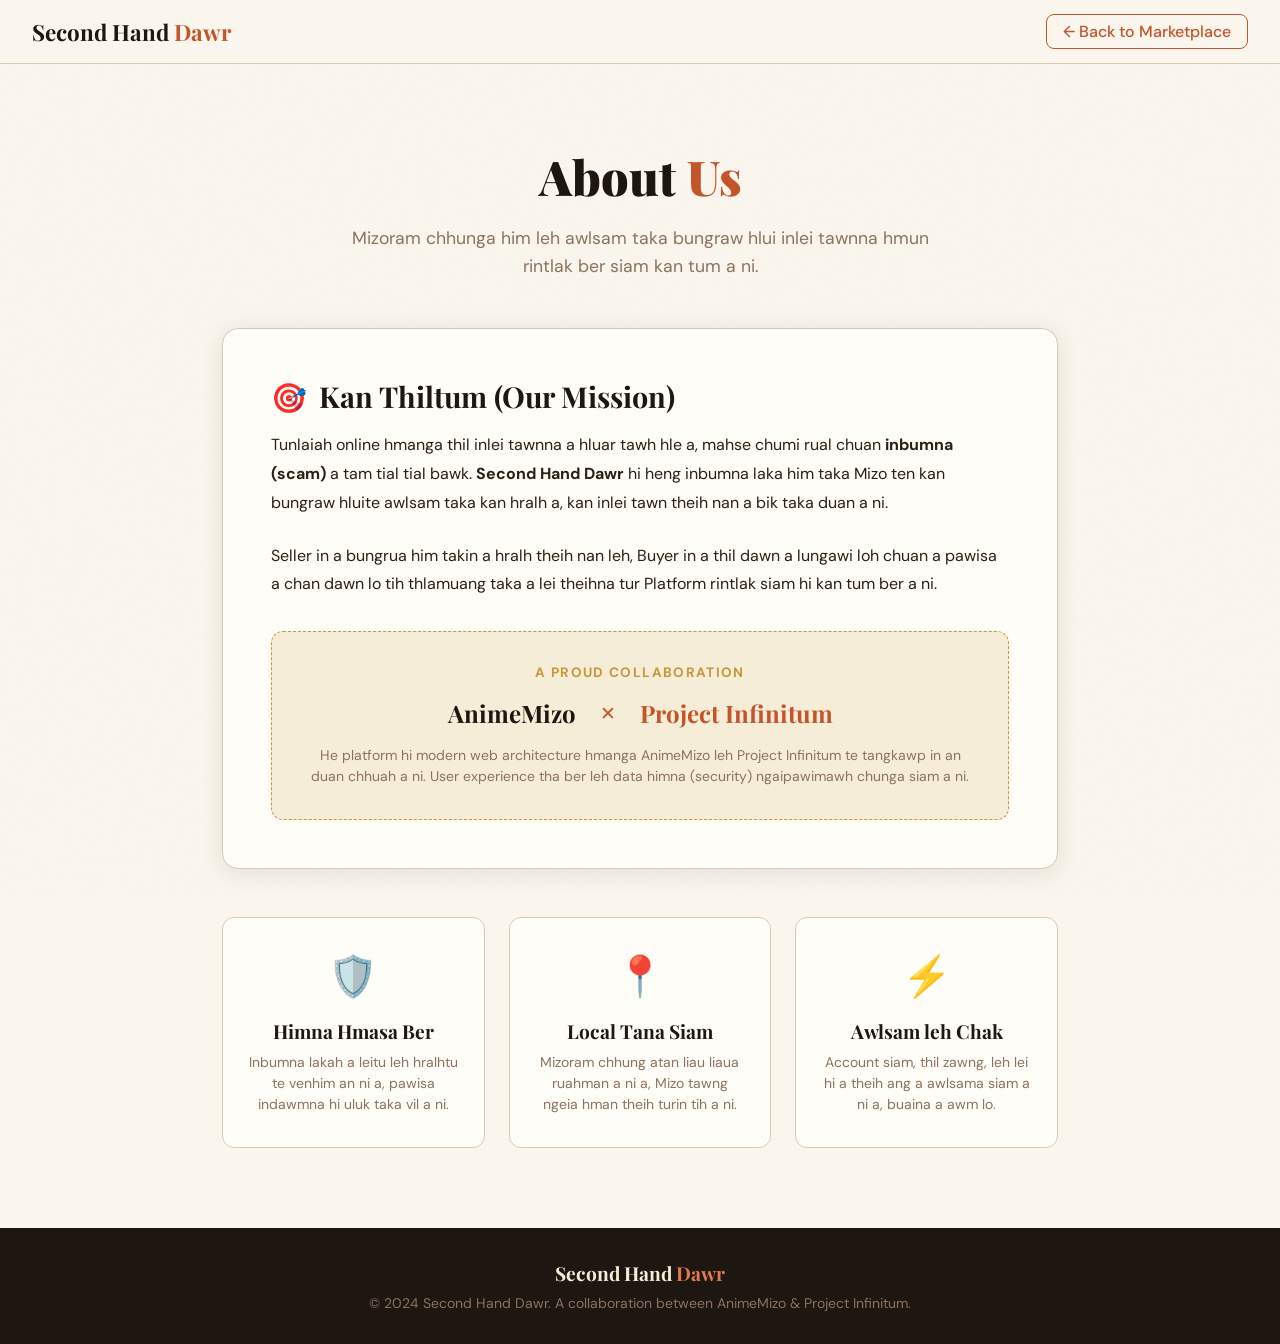
<file: about.html>
<!DOCTYPE html>
<html lang="en">
<head>
  <meta charset="UTF-8" />
  <meta name="viewport" content="width=device-width, initial-scale=1.0"/>
  <title>About Us — Second Hand Dawr</title>
  <link rel="preconnect" href="https://fonts.googleapis.com">
  <link href="https://fonts.googleapis.com/css2?family=Playfair+Display:ital,wght@0,400;0,700;0,900;1,400&family=DM+Sans:wght@300;400;500;600&display=swap" rel="stylesheet">
  <style>
    *, *::before, *::after { box-sizing: border-box; margin: 0; padding: 0; }
    :root {
      --cream: #F5EDD8; --warm-bg: #FAF6EE; --terracotta: #C4552A;
      --terracotta-light: #E07A52; --gold: #C9973A; --gold-light: #E8BA60;
      --dark: #1E1610; --brown: #5C3D2E; --text: #2D1F14; --muted: #8C7260;
      --border: #D9C9B0; --card-bg: #FFFDF7;
      --shadow: 0 4px 24px rgba(30,22,16,0.10);
      --shadow-lg: 0 12px 48px rgba(30,22,16,0.18);
    }
    html { scroll-behavior: smooth; }
    body {
      font-family: 'DM Sans', sans-serif;
      background: var(--warm-bg);
      color: var(--text);
      min-height: 100vh;
      display: flex;
      flex-direction: column;
    }
    body::before {
      content: '';
      position: fixed; inset: 0;
      background-image: url("data:image/svg+xml,%3Csvg viewBox='0 0 256 256' xmlns='http://www.w3.org/2000/svg'%3E%3Cfilter id='noise'%3E%3CfeTurbulence type='fractalNoise' baseFrequency='0.9' numOctaves='4' stitchTiles='stitch'/%3E%3C/filter%3E%3Crect width='100%25' height='100%25' filter='url(%23noise)' opacity='0.03'/%3E%3C/svg%3E");
      pointer-events: none; z-index: 0; opacity: 0.4;
    }

    /* ===== NAVBAR (Simplified for About Page) ===== */
    nav {
      position: sticky; top: 0; z-index: 100;
      background: rgba(250,246,238,0.88);
      backdrop-filter: blur(16px);
      border-bottom: 1px solid var(--border);
      padding: 0 2rem;
      height: 64px;
      display: flex; align-items: center; justify-content: space-between;
    }
    .nav-logo {
      font-family: 'Playfair Display', serif;
      font-size: 1.4rem; font-weight: 700;
      color: var(--dark); text-decoration: none;
    }
    .nav-logo span { color: var(--terracotta); }
    .btn-outline {
      background: transparent; color: var(--terracotta);
      border: 1.5px solid var(--terracotta);
      padding: 0.4rem 1rem; border-radius: 8px;
      font-family: 'DM Sans', sans-serif; font-weight: 500;
      text-decoration: none; transition: all 0.2s;
    }
    .btn-outline:hover { background: var(--terracotta); color: #fff; }

    /* ===== ABOUT HERO ===== */
    .about-hero {
      text-align: center;
      padding: 5rem 2rem 3rem;
      position: relative;
      z-index: 1;
    }
    .about-hero h1 {
      font-family: 'Playfair Display', serif;
      font-size: 3rem; font-weight: 900; color: var(--dark);
      margin-bottom: 1rem;
    }
    .about-hero h1 span { color: var(--terracotta); }
    .about-hero p {
      font-size: 1.1rem; color: var(--muted);
      max-width: 600px; margin: 0 auto; line-height: 1.6;
    }

    /* ===== CONTENT SECTION ===== */
    .about-content {
      max-width: 900px;
      margin: 0 auto 5rem;
      padding: 0 2rem;
      position: relative;
      z-index: 1;
    }
    .info-card {
      background: var(--card-bg);
      border: 1px solid var(--border);
      border-radius: 16px;
      padding: 3rem;
      margin-bottom: 2rem;
      box-shadow: var(--shadow);
    }
    .info-card h2 {
      font-family: 'Playfair Display', serif;
      font-size: 1.8rem; color: var(--dark);
      margin-bottom: 1rem; display: flex; align-items: center; gap: 0.75rem;
    }
    .info-card p {
      font-size: 1rem; color: var(--text); line-height: 1.8;
      margin-bottom: 1.5rem;
    }
    .info-card p:last-child { margin-bottom: 0; }

    /* ===== COLLABORATION BADGE ===== */
    .collab-wrapper {
      background: var(--cream);
      border: 1px dashed var(--gold);
      border-radius: 12px;
      padding: 2rem;
      text-align: center;
      margin-top: 2rem;
    }
    .collab-title {
      font-size: 0.85rem; font-weight: 700; color: var(--gold);
      text-transform: uppercase; letter-spacing: 0.1em;
      margin-bottom: 1rem;
    }
    .collab-logos {
      display: flex; align-items: center; justify-content: center;
      gap: 1.5rem; flex-wrap: wrap;
    }
    .collab-brand {
      font-family: 'Playfair Display', serif;
      font-size: 1.5rem; font-weight: 700; color: var(--dark);
    }
    .collab-x { color: var(--terracotta); font-size: 1.2rem; font-weight: 300; font-family: 'DM Sans', sans-serif; }

    /* ===== FEATURES GRID ===== */
    .features-grid {
      display: grid; grid-template-columns: repeat(3, 1fr); gap: 1.5rem;
      margin-top: 3rem;
    }
    @media (max-width: 768px) { .features-grid { grid-template-columns: 1fr; } }
    .feature-item {
      text-align: center; padding: 2rem 1.5rem;
      background: var(--card-bg); border: 1px solid var(--border);
      border-radius: 12px; transition: transform 0.2s;
    }
    .feature-item:hover { transform: translateY(-5px); }
    .feature-icon { font-size: 2.5rem; margin-bottom: 1rem; }
    .feature-item h3 { font-family: 'Playfair Display', serif; font-size: 1.2rem; color: var(--dark); margin-bottom: 0.5rem; }
    .feature-item p { font-size: 0.875rem; color: var(--muted); line-height: 1.5; }

    /* ===== FOOTER ===== */
    footer {
      background: var(--dark); color: var(--cream);
      padding: 2rem; text-align: center; margin-top: auto;
      position: relative; z-index: 1;
    }
    footer p { font-size: 0.875rem; color: #8C7260; }
  </style>
</head>
<body>

  <nav>
    <a href="index.html" class="nav-logo">Second Hand <span>Dawr</span></a>
    <a href="index.html" class="btn-outline">← Back to Marketplace</a>
  </nav>

  <div class="about-hero">
    <h1>About <span>Us</span></h1>
    <p>Mizoram chhunga him leh awlsam taka bungraw hlui inlei tawnna hmun rintlak ber siam kan tum a ni.</p>
  </div>

  <main class="about-content">
    
    <div class="info-card">
      <h2><span>🎯</span> Kan Thiltum (Our Mission)</h2>
      <p>Tunlaiah online hmanga thil inlei tawnna a hluar tawh hle a, mahse chumi rual chuan <strong>inbumna (scam)</strong> a tam tial tial bawk. <strong>Second Hand Dawr</strong> hi heng inbumna laka him taka Mizo ten kan bungraw hluite awlsam taka kan hralh a, kan inlei tawn theih nan a bik taka duan a ni.</p>
      <p>Seller in a bungrua him takin a hralh theih nan leh, Buyer in a thil dawn a lungawi loh chuan a pawisa a chan dawn lo tih thlamuang taka a lei theihna tur Platform rintlak siam hi kan tum ber a ni.</p>
      
      <div class="collab-wrapper">
        <div class="collab-title">A Proud Collaboration</div>
        <div class="collab-logos">
          <div class="collab-brand">AnimeMizo</div>
          <div class="collab-x">✕</div>
          <div class="collab-brand" style="color: var(--terracotta);">Project Infinitum</div>
        </div>
        <p style="font-size: 0.875rem; color: var(--muted); margin-top: 1rem; line-height: 1.5;">
          He platform hi modern web architecture hmanga AnimeMizo leh Project Infinitum te tangkawp in an duan chhuah a ni. User experience tha ber leh data himna (security) ngaipawimawh chunga siam a ni.
        </p>
      </div>
    </div>

    <div class="features-grid">
      <div class="feature-item">
        <div class="feature-icon">🛡️</div>
        <h3>Himna Hmasa Ber</h3>
        <p>Inbumna lakah a leitu leh hralhtu te venhim an ni a, pawisa indawmna hi uluk taka vil a ni.</p>
      </div>
      <div class="feature-item">
        <div class="feature-icon">📍</div>
        <h3>Local Tana Siam</h3>
        <p>Mizoram chhung atan liau liaua ruahman a ni a, Mizo tawng ngeia hman theih turin tih a ni.</p>
      </div>
      <div class="feature-item">
        <div class="feature-icon">⚡</div>
        <h3>Awlsam leh Chak</h3>
        <p>Account siam, thil zawng, leh lei hi a theih ang a awlsama siam a ni a, buaina a awm lo.</p>
      </div>
    </div>

  </main>

  <footer>
    <div style="font-family: 'Playfair Display', serif; font-size: 1.2rem; font-weight: 700; margin-bottom: 0.5rem;">Second Hand <span style="color: var(--terracotta-light);">Dawr</span></div>
    <p>© 2024 Second Hand Dawr. A collaboration between AnimeMizo & Project Infinitum.</p>
  </footer>

</body>
</html>
</file>
